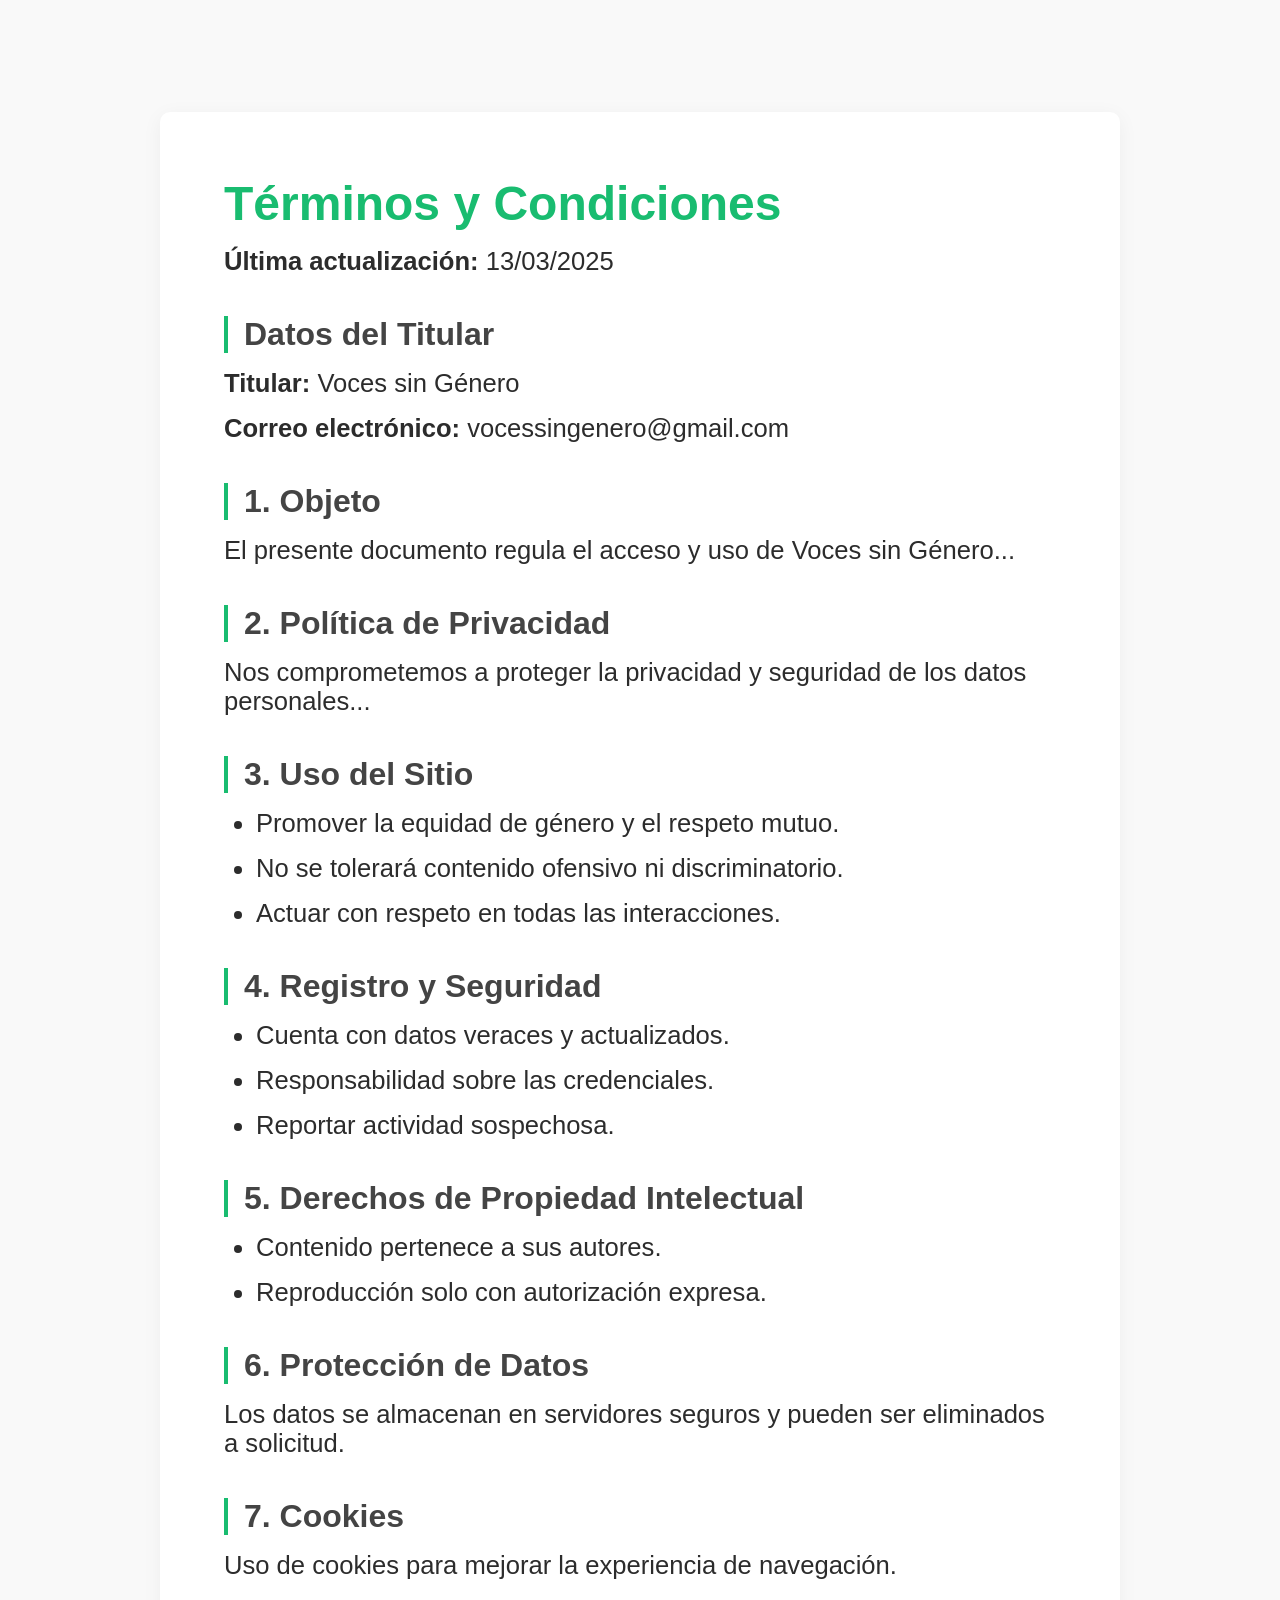
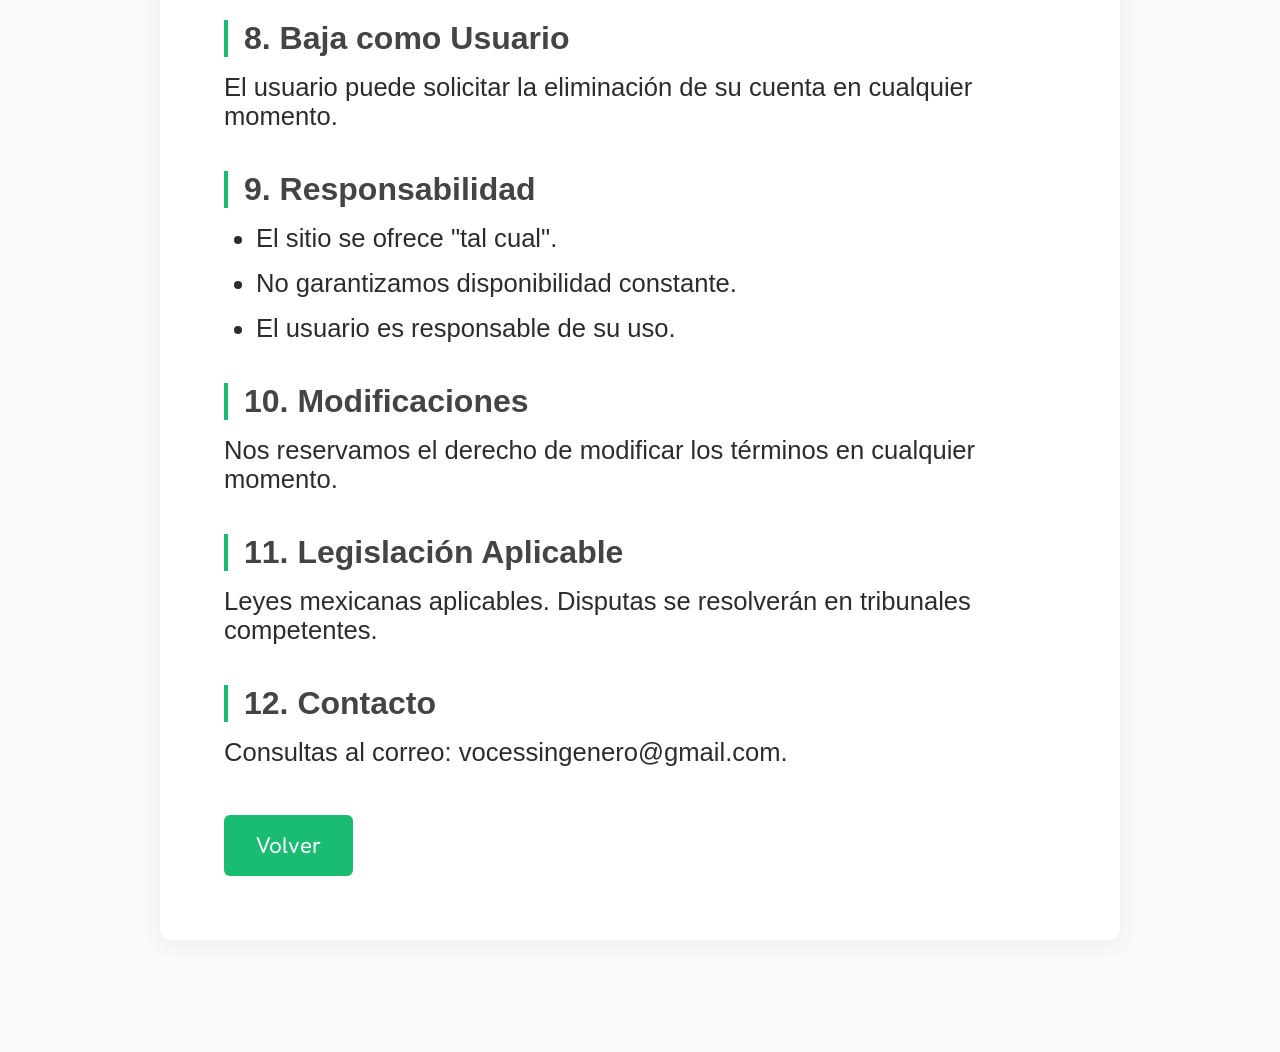
<file: terminos_condiciones.html>
<!DOCTYPE html>
<html lang="es">
<head>
  <meta charset="UTF-8">
  <meta name="viewport" content="width=device-width, initial-scale=1.0">
  <title>Términos y Condiciones</title>
  <link rel="stylesheet" href="css/global.css">
  <style>
    body {
      font-family: 'Segoe UI', Tahoma, Geneva, Verdana, sans-serif;
      margin: 0;
      padding: 2rem;
      background-color: #f9f9f9;
      color: #2c2c2c;
    }

    main {
      max-width: 960px;
      margin: 5rem auto;
      background-color: #fff;
      padding: 4rem;
      border-radius: 10px;
      box-shadow: 0 4px 20px rgba(0,0,0,0.05);
    }

    h1 {
      font-size: 3rem;
      margin-bottom: 1rem;
      color: var(--color-primary, #e67e22);
    }

    h2 {
      margin-top: 2.5rem;
      font-size: 2rem;
      border-left: 4px solid var(--color-primary, #e67e22);
      padding-left: 1rem;
      color: #444;
    }

    p, li {
      font-size: 1.6rem;
      margin-top: 1rem;
    }

    ul {
      padding-left: 2rem;
      margin-top: 1rem;
    }

    button {
      margin-top: 3rem;
      padding: 1rem 2rem;
      font-size: 1.4rem;
      border: none;
      background-color: var(--color-primary, #e67e22);
      color: white;
      border-radius: 6px;
      cursor: pointer;
    }

    button:hover {
      background-color: #cf6e17;
    }
  </style>
</head>
<body>
  <main>
    <h1>Términos y Condiciones</h1>
    <p><strong>Última actualización:</strong> 13/03/2025</p>

    <h2>Datos del Titular</h2>
    <p><strong>Titular:</strong> Voces sin Género</p>
    <p><strong>Correo electrónico:</strong> vocessingenero@gmail.com</p>

    <h2>1. Objeto</h2>
    <p>El presente documento regula el acceso y uso de Voces sin Género...</p>

    <h2>2. Política de Privacidad</h2>
    <p>Nos comprometemos a proteger la privacidad y seguridad de los datos personales...</p>

    <h2>3. Uso del Sitio</h2>
    <ul>
      <li>Promover la equidad de género y el respeto mutuo.</li>
      <li>No se tolerará contenido ofensivo ni discriminatorio.</li>
      <li>Actuar con respeto en todas las interacciones.</li>
    </ul>

    <h2>4. Registro y Seguridad</h2>
    <ul>
      <li>Cuenta con datos veraces y actualizados.</li>
      <li>Responsabilidad sobre las credenciales.</li>
      <li>Reportar actividad sospechosa.</li>
    </ul>

    <h2>5. Derechos de Propiedad Intelectual</h2>
    <ul>
      <li>Contenido pertenece a sus autores.</li>
      <li>Reproducción solo con autorización expresa.</li>
    </ul>

    <h2>6. Protección de Datos</h2>
    <p>Los datos se almacenan en servidores seguros y pueden ser eliminados a solicitud.</p>

    <h2>7. Cookies</h2>
    <p>Uso de cookies para mejorar la experiencia de navegación.</p>

    <h2>8. Baja como Usuario</h2>
    <p>El usuario puede solicitar la eliminación de su cuenta en cualquier momento.</p>

    <h2>9. Responsabilidad</h2>
    <ul>
      <li>El sitio se ofrece "tal cual".</li>
      <li>No garantizamos disponibilidad constante.</li>
      <li>El usuario es responsable de su uso.</li>
    </ul>

    <h2>10. Modificaciones</h2>
    <p>Nos reservamos el derecho de modificar los términos en cualquier momento.</p>

    <h2>11. Legislación Aplicable</h2>
    <p>Leyes mexicanas aplicables. Disputas se resolverán en tribunales competentes.</p>

    <h2>12. Contacto</h2>
    <p>Consultas al correo: vocessingenero@gmail.com.</p>

    <button onclick="window.history.back()">Volver</button>
  </main>
</body>
</html>
</file>
<file: css/global.css>
@import url('https://fonts.googleapis.com/css2?family=Hanken+Grotesk:ital,wght@0,100..900;1,100..900&display=swap');

:root {
	--color-primary: #19bc70;;
	--color-secondary: #1f2120;
	--text-color: #aeb0b4;
	--color-light: #fff;
	--color-divider: #ffffff1a;
	--dark-color-divider: #0e110d;

	/* Fuentes */
	--default-font: 'Hanken Grotesk', serif;

	/* Breakpoints */
	--breakpoint-sm: 576px;
	--breakpoint-md: 768px;
	--breakpoint-lg: 992px;
	--breakpoint-xl: 1200px;
}

* {
	margin: 0;
	padding: 0;
	box-sizing: border-box;
}

body {
	font-family: var(--default-font);
	color: var(--text-color);
}

input,
button,
textarea,
select {
	font-family: var(--default-font);
}

input {
	border: none;
	outline: none;
}

/* ********************************** */
/*                UTILS               */
/* ********************************** */
.container {
	max-width: 1200px;
	margin: 0 auto;
}

.background-dark-1 {
	background-color: var(--dark-color-divider);
}

.background-dark-2 {
	background-color: var(--color-secondary);
}

.container-logo {
	display: flex;
	align-items: center;
	gap: 20px;
	text-decoration: none;

	img {
		width: 50px;
		height: 50px;
		margin-bottom: 10px;
		object-fit: cover;
	}

	span {
		color: var(--color-light);
		font-size: 26px;
		font-weight: 600;
	}
}

.btn {
	text-decoration: none;
	padding: 17px 25px;
	text-transform: capitalize;
	border-radius: 9999px;
	display: flex;
	align-items: center;
	gap: 10px;
	font-weight: 700;
	font-size: 16px;
	transition: background-color 0.3s;
	cursor: pointer;
	border: none;

	&.btn-primary {
		background-color: var(--color-primary);
		color: var(--color-light);
		position: relative;

		&:hover {
			background-color: var(--color-light);
			color: var(--dark-color-divider);
		}
	}

	&.btn-secondary {
		background-color: var(--color-light);
		color: var(--dark-color-divider);
		position: relative;

		&:hover {
			background-color: var(--color-primary);
			color: var(--color-light);
		}
	}
}

.badge {
	color: var(--color-primary);
	text-transform: uppercase;
	font-size: 14px;
	letter-spacing: 1px;
	font-weight: 800;
	display: flex;
	align-items: center;
	gap: 10px;

	&::before {
		content: '';
		display: block;
		width: 8px;
		height: 8px;
		border-radius: 999px;
		background-color: var(--color-primary);
	}
}

.title {
	font-size: 42px;
	text-transform: uppercase;
	letter-spacing: -1px;
	font-weight: 800;
	color: var(--color-light);

	span {
		color: var(--color-primary);
	}

	@media (max-width: 992px) {
		font-size: 34px;
	}

	@media (max-width: 768px) {
		font-size: 24px;
	}
}

.title-about {
	font-size: 53px;
	margin-bottom: 20px;
	text-transform: uppercase;
	letter-spacing: -1px;
	font-weight: 800;
	color: var(--color-light);

	span {
		color: var(--color-primary);
	}

	@media (max-width: 992px) {
		font-size: 34px;
	}

	@media (max-width: 768px) {
		font-size: 24px;
	}
}

section {
	padding: 100px 0;

	@media (max-width: 992px) {
		padding: 50px 15px;
	}
}
</file>
